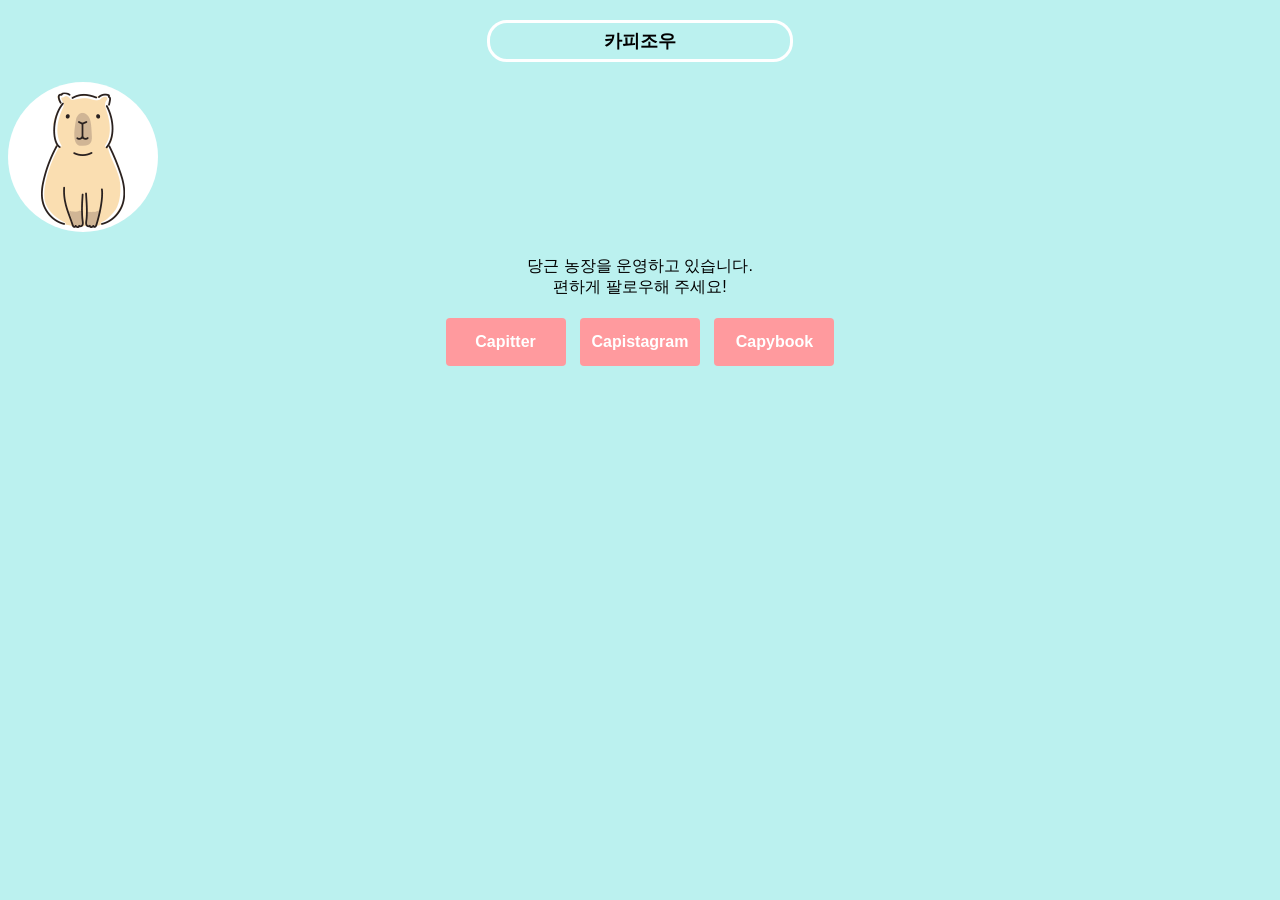
<file: csstest1.html>
<!DOCTYPE html>
<html lang="ko">
<head>
  <meta charset="UTF-8">
  <title>카피조우 소개</title>
  <link rel="stylesheet" href="./css/style1.css">
</head>
<body>

  <h1>카피조우</h1>

  <!-- 이미지는 부모 p태그에 정렬 설정이 없어 기본값인 왼쪽에 위치합니다 -->
  <p>
    <img src="./assets/capyzou.png" alt="카피조우 증명사진">
  </p>

  <!-- 중앙 정렬이 필요한 글자들에만 txt-center 클래스를 넣습니다 -->
  <p class="txt-center">
    당근 농장을 운영하고 있습니다.<br>
    편하게 팔로우해 주세요!
  </p>

  <!-- 수평 메뉴로 만들 리스트입니다 -->
  <ul class="nav txt-center">
    <li><a href="#">Capitter</a></li>
    <li><a href="#">Capistagram</a></li>
    <li><a href="#">Capybook</a></li>
  </ul>

</body>
</html>
</file>
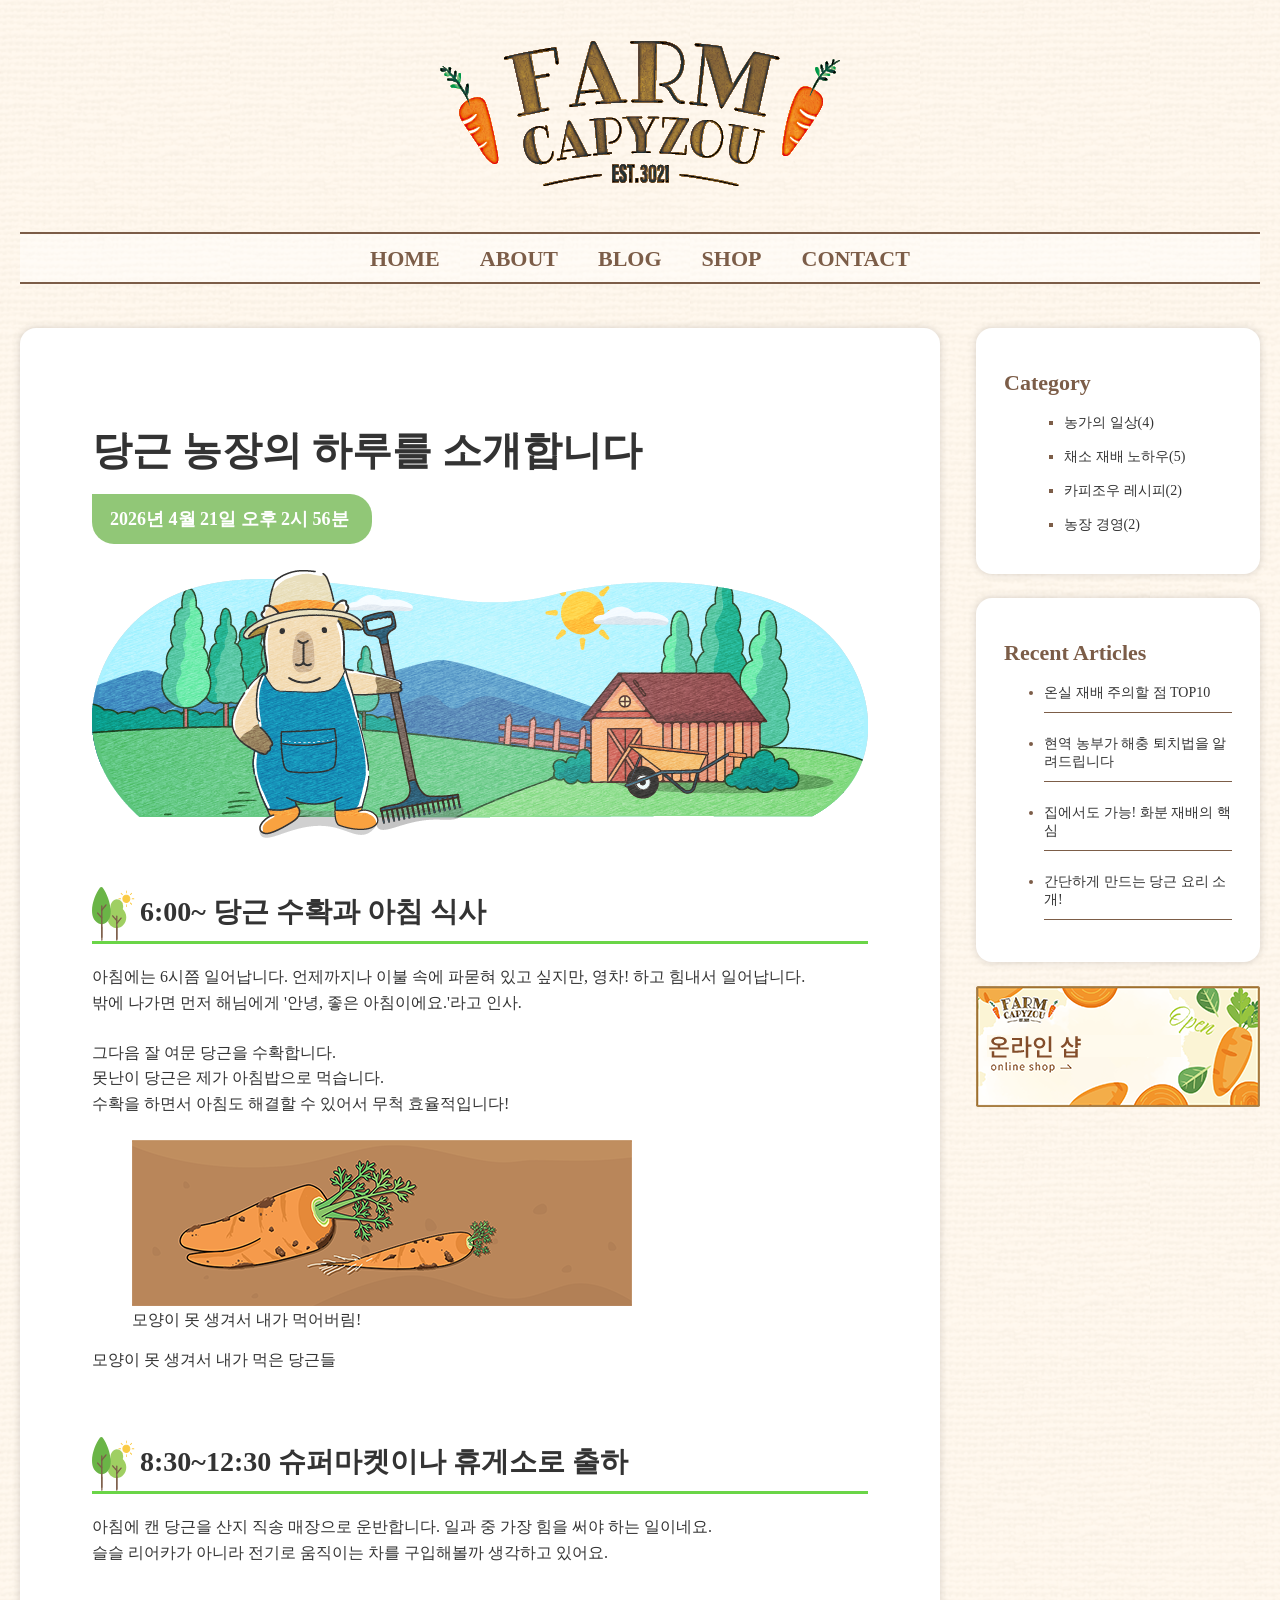
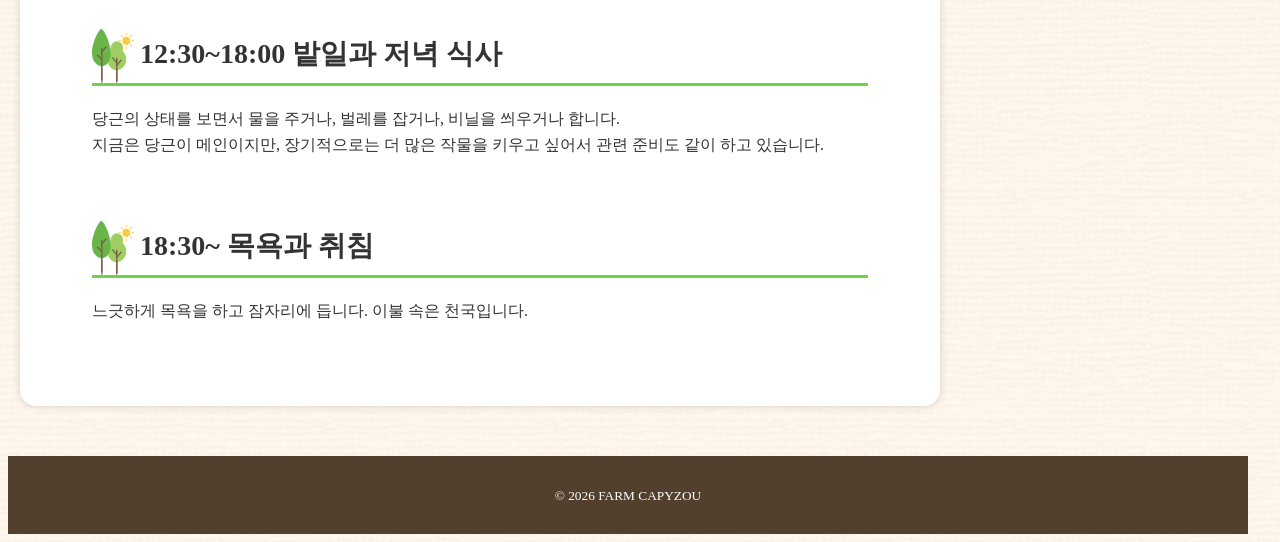
<file: csstest2.html>
<!doctype html>
<html lang="ko">
  <head>
    <meta charset="UTF-8" />
    <link rel="stylesheet" href="./css/style2.css" />
    <title>FARM CAPYZOU</title>
  </head>
  <body>
    <header>
      <h1><img src="./assets/logo (2).png" alt="FARM CAPYZOU" /></h1>
      <nav>
        <ul>
          <li><a href="#">HOME</a></li>
          <li><a href="#">ABOUT</a></li>
          <li><a href="#">BLOG</a></li>
          <li><a href="#">SHOP</a></li>
          <li><a href="#">CONTACT</a></li>
        </ul>
      </nav>
    </header>
    <div>
      <main>
        <article>
          <h2>당근 농장의 하루를 소개합니다</h2>
          <p class="postDate">
            <time datetime="2026-04-21T14:56">
              2026년 4월 21일 오후 2시 56분
            </time>
          </p>
          <p class="eyecatch">
            <img
              src="./assets/eyecatch (2).png"
              alt="농원에 있는 카피조우 그림"
            />
          </p>
          <section>
            <h3>6:00~ 당근 수확과 아침 식사</h3>
            <p>
              아침에는 6시쯤 일어납니다. 언제까지나 이불 속에 파묻혀 있고
              싶지만, 영차! 하고 힘내서 일어납니다.<br />밖에 나가면 먼저
              해님에게 '안녕, 좋은 아침이에요.'라고 인사.
            </p>
            <p>
              그다음 잘 여문 당근을 수확합니다.<br />
              못난이 당근은 제가 아침밥으로 먹습니다.<br />
              수확을 하면서 아침도 해결할 수 있어서 무척 효율적입니다!<br />
            </p>
            <figure>
              <img src="./assets/carrots.png" alt="못난이 당근 그림" />
              <figcaption>모양이 못 생겨서 내가 먹어버림!</figcaption>
            </figure>
            <p>모양이 못 생겨서 내가 먹은 당근들</p>
          </section>
          <section>
            <h3>8:30~12:30 슈퍼마켓이나 휴게소로 출하</h3>
            <p>
              아침에 캔 당근을 산지 직송 매장으로 운반합니다. 일과 중 가장 힘을
              써야 하는 일이네요.<br />슬슬 리어카가 아니라 전기로 움직이는 차를
              구입해볼까 생각하고 있어요.
            </p>
          </section>
          <section>
            <h3>12:30~18:00 밭일과 저녁 식사</h3>
            <p>
              당근의 상태를 보면서 물을 주거나, 벌레를 잡거나, 비닐을 씌우거나
              합니다.<br />지금은 당근이 메인이지만, 장기적으로는 더 많은 작물을
              키우고 싶어서 관련 준비도 같이 하고 있습니다.
            </p>
          </section>
          <section>
            <h3>18:30~ 목욕과 취침</h3>
            <p>느긋하게 목욕을 하고 잠자리에 듭니다. 이불 속은 천국입니다.</p>
          </section>
        </article>
      </main>
      <aside>
        <nav class="categoryNav">
          <h2>Category</h2>
          <ul>
            <li><a href="#">농가의 일상(4)</a></li>
            <li><a href="#">채소 재배 노하우(5)</a></li>
            <li><a href="#">카피조우 레시피(2)</a></li>
            <li><a href="#">농장 경영(2)</a></li>
          </ul>
        </nav>
        <nav class="recentNav">
          <h2>Recent Articles</h2>
          <ul>
            <li><a href="#">온실 재배 주의할 점 TOP10</a></li>
            <li><a href="#">현역 농부가 해충 퇴치법을 알려드립니다</a></li>
            <li><a href="#">집에서도 가능! 화분 재배의 핵심</a></li>
            <li><a href="#">간단하게 만드는 당근 요리 소개!</a></li>
            <li>
              <a href="#"
                >농사지어서 먹고살 수 있을까? 제일 궁금해하는 연 수입 대공개</a
              >
            </li>
            <li><a href="#">안녕하세요. FARM CAPYZOU입니다.</a></li>
          </ul>
        </nav>
        <p>
          <a href="#"
            ><img src="./assets/side_banner.png" alt="온라인 샵 배너"
          /></a>
        </p>
      </aside>
    </div>
    <footer>
      <p><small>© 2026 FARM CAPYZOU</small></p>
    </footer>
  </body>
</html>
</file>
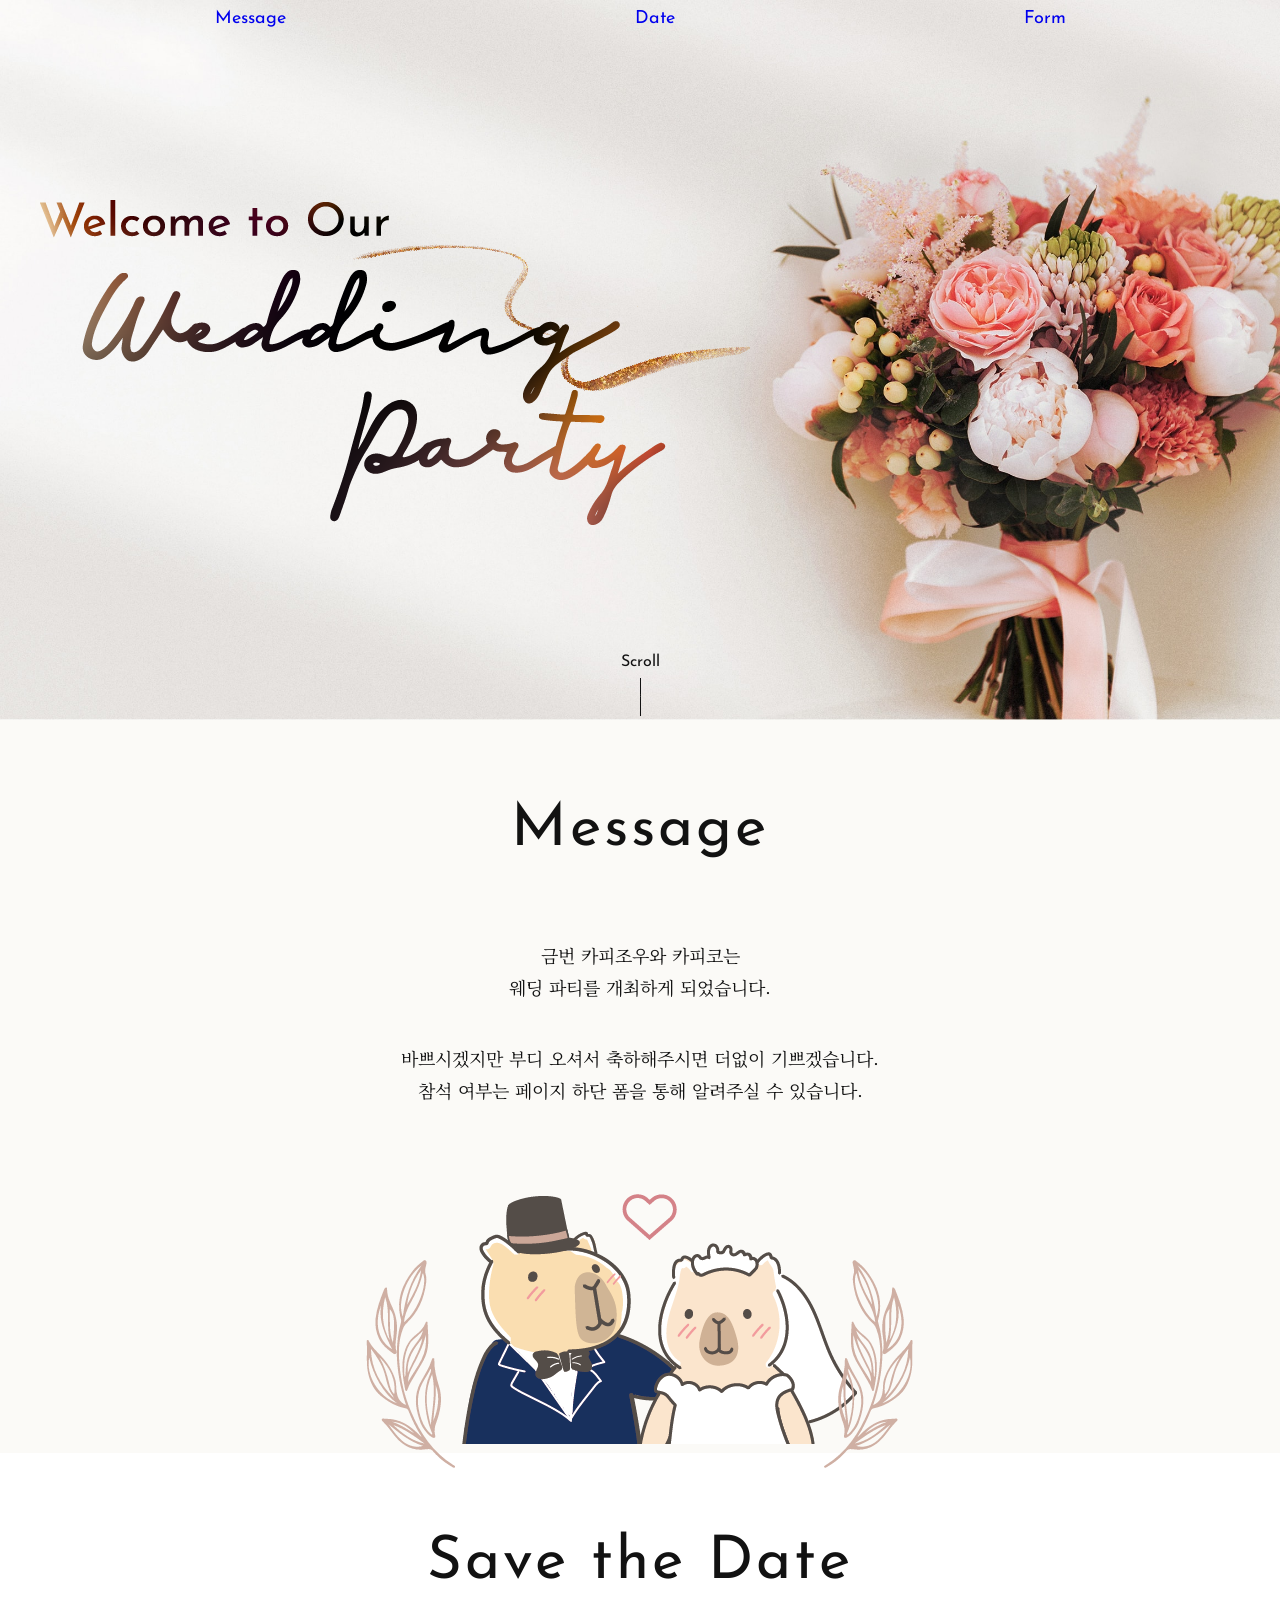
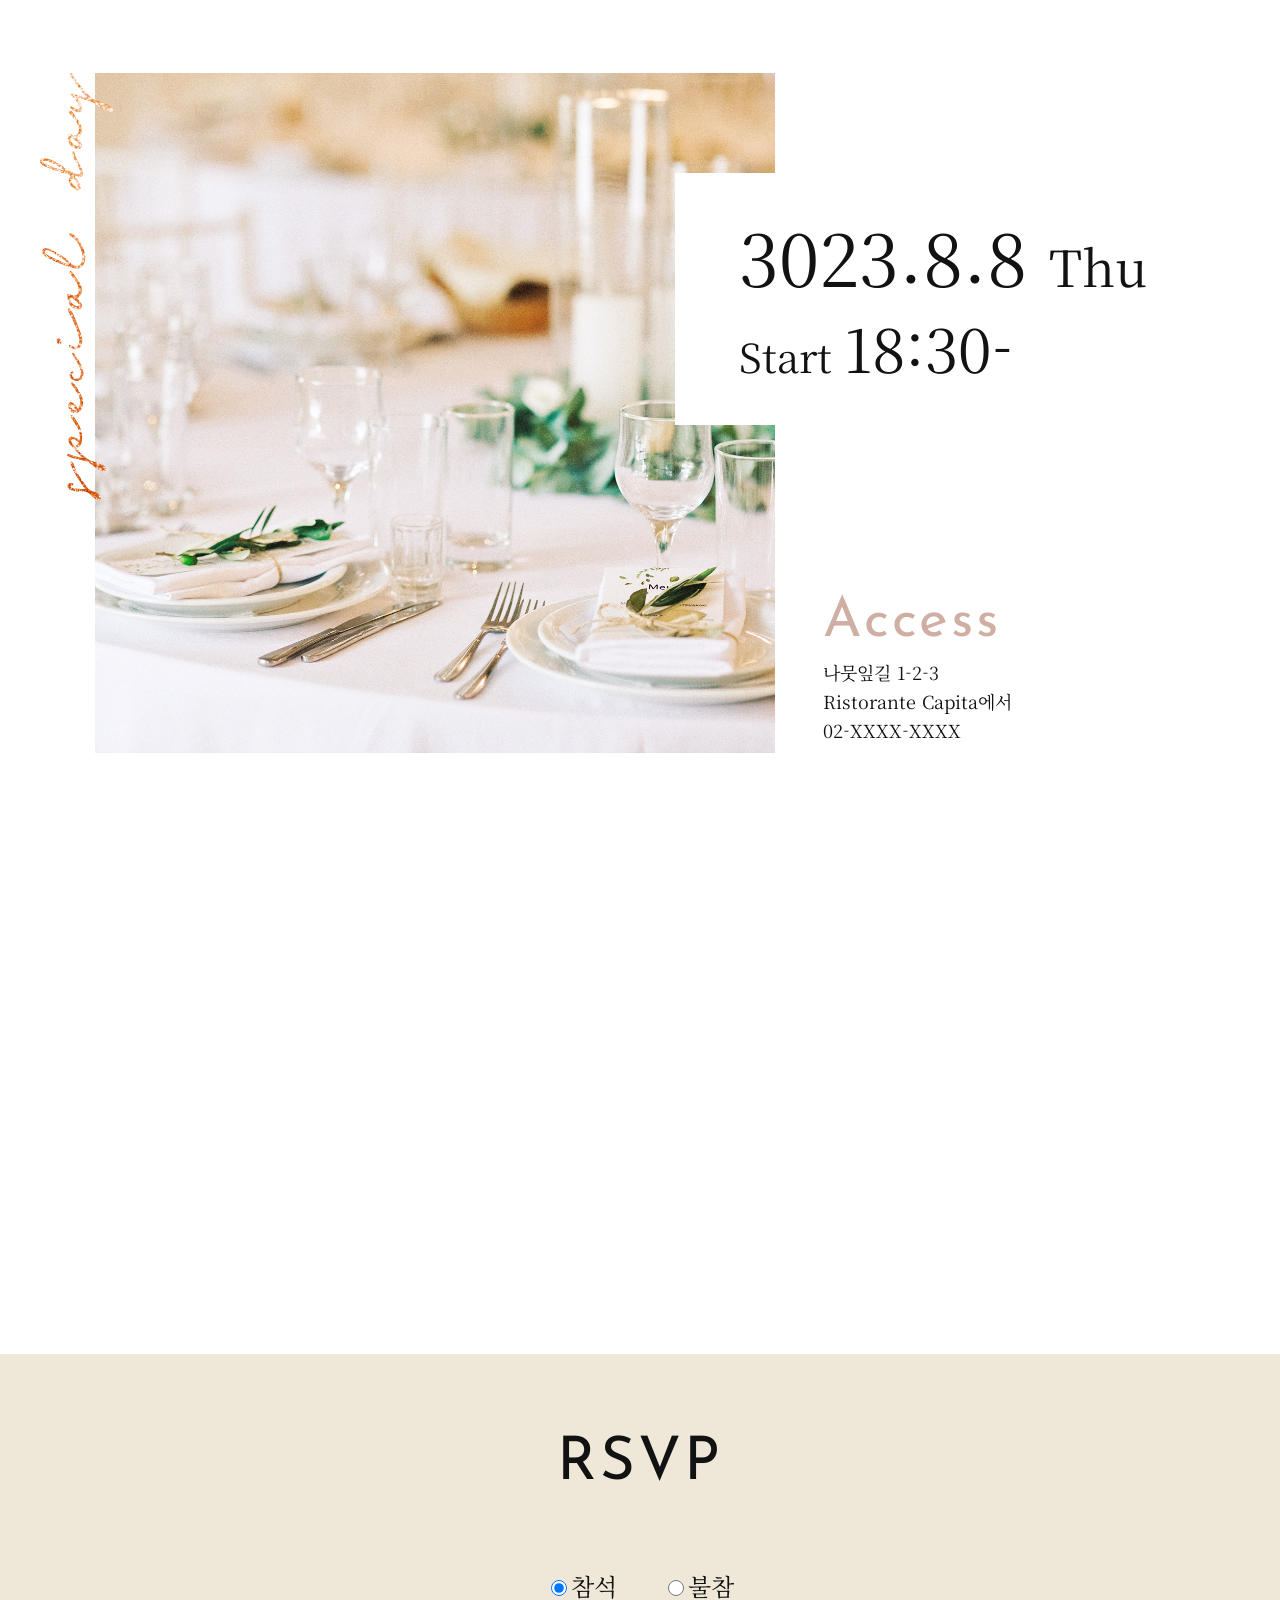
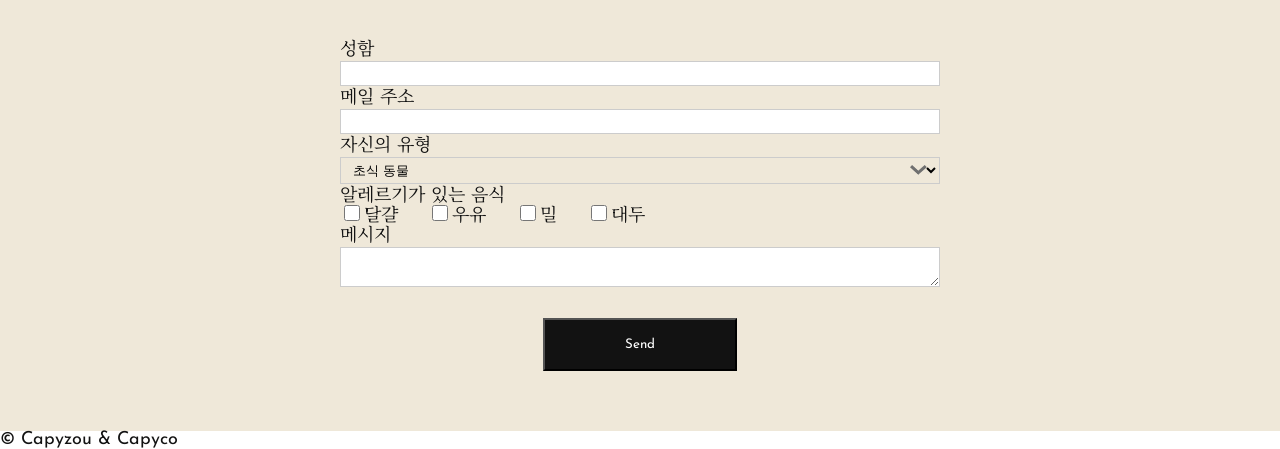
<file: csstest3-1.html>
<!doctype html>
<html lang="ko">
  <head>
    <meta charset="UTF-8" />
    <link rel="stylesheet" href="./css/reset.css" />
    <link rel="preconnect" href="https://fonts.googleapis.com" />
    <link rel="preconnect" href="https://fonts.gstatic.com" crossorigin />
    <link
      href="https://fonts.googleapis.com/css2?family=Josefin+Sans&family=Noto+Serif+KR&display=swap"
      rel="stylesheet"
    />
    <link rel="stylesheet" href="./css/style3-1.css" />
    <!-- ←여러분의 작업 파일에는 css/style.css가 들어갑니다 -->
    <title>Wedding Party Invitation</title>
  </head>
  <body>
    <header>
      <div class="innerWrap">
        <h1>
          <img
            src="./assets/hero_text.png"
            alt="Welcome to Our Wedding Party"
          />
        </h1>
        <nav>
          <ul class="ffJosefin">
            <li><a href="#msgArea">Message</a></li>
            <li><a href="#dateArea">Date</a></li>
            <li><a href="#formArea">Form</a></li>
          </ul>
        </nav>
        <p class="scroll ffJosefin">
          Scroll<br /><img src="./assets/bar.png" alt="" />
        </p>
      </div>
    </header>
    <main>
      <section class="msgSec" id="msgArea">
        <div class="innerWrap">
          <h2 class="ffJosefin">Message</h2>
          <p>
            금번 카피조우와 카피코는<br />
            웨딩 파티를 개최하게 되었습니다.<br />
          </p>
          <p>
            바쁘시겠지만 부디 오셔서 축하해주시면 더없이 기쁘겠습니다.<br />
            참석 여부는 페이지 하단 폼을 통해 알려주실 수 있습니다.<br />
          </p>
          <p class="illust">
            <img src="./assets/message_img.png" alt="카피조우와 카피코" />
          </p>
        </div>
      </section>
      <section class="dateSec" id="dateArea">
        <div class="innerWrap">
          <h2 class="ffJosefin">Save the Date</h2>
          <div class="layoutWrap">
            <p><img src="./assets/date_img.jpg" alt="" /></p>
            <div>
              <p class="dateDetailSec">
                3023.8.8 <span class="word1"> Thu </span><br />
                <span class="word2"> Start </span>
                <span class="word3"> 18:30- </span>
              </p>
              <section class="accessSec">
                <h3 class="ffJosefin">Access</h3>
                <p>
                  나뭇잎길 1-2-3<br />
                  Ristorante Capita에서<br />
                  02-XXXX-XXXX<br />
                </p>
              </section>
            </div>
          </div>
        </div>
      </section>
      <section class="formSec" id="formArea">
        <div class="innerWrap">
          <h2 class="ffJosefin">RSVP</h2>
          <form action="" method="">
            <p class="attendRadio">
              <label
                ><input
                  type="radio"
                  name="attend"
                  value="참석"
                  checked="checked"
                />참석</label
              >
              <label
                ><input type="radio" name="attend" value="불참" />불참</label
              >
            </p>
            <p>성함<input type="text" name="user_name" /></p>
            <p>메일 주소<input type="email" name="user_mail" /></p>
            <p>
              자신의 유형
              <select name="user_type">
                <option value="초식 동물">초식 동물</option>
                <option value="육식 동물">육식 동물</option>
                <option value="인간">인간</option>
              </select>
            </p>
            <p class="allergyCheck">
              알레르기가 있는 음식<br />
              <label
                ><input
                  type="checkbox"
                  name="allergy"
                  value="달걀"
                />달걀</label
              >
              <label
                ><input
                  type="checkbox"
                  name="allergy"
                  value="우유"
                />우유</label
              >
              <label
                ><input type="checkbox" name="allergy" value="밀" />밀</label
              >
              <label
                ><input
                  type="checkbox"
                  name="allergy"
                  value="대두"
                />대두</label
              >
            </p>
            <p>
              메시지
              <textarea name="message"></textarea>
            </p>
            <p class="submitBtn">
              <input type="submit" value="Send" class="ffJosefin" />
            </p>
          </form>
        </div>
      </section>
    </main>
    <footer class="ffJosefin">
      <p><small>© Capyzou & Capyco</small></p>
    </footer>
  </body>
</html>
</file>
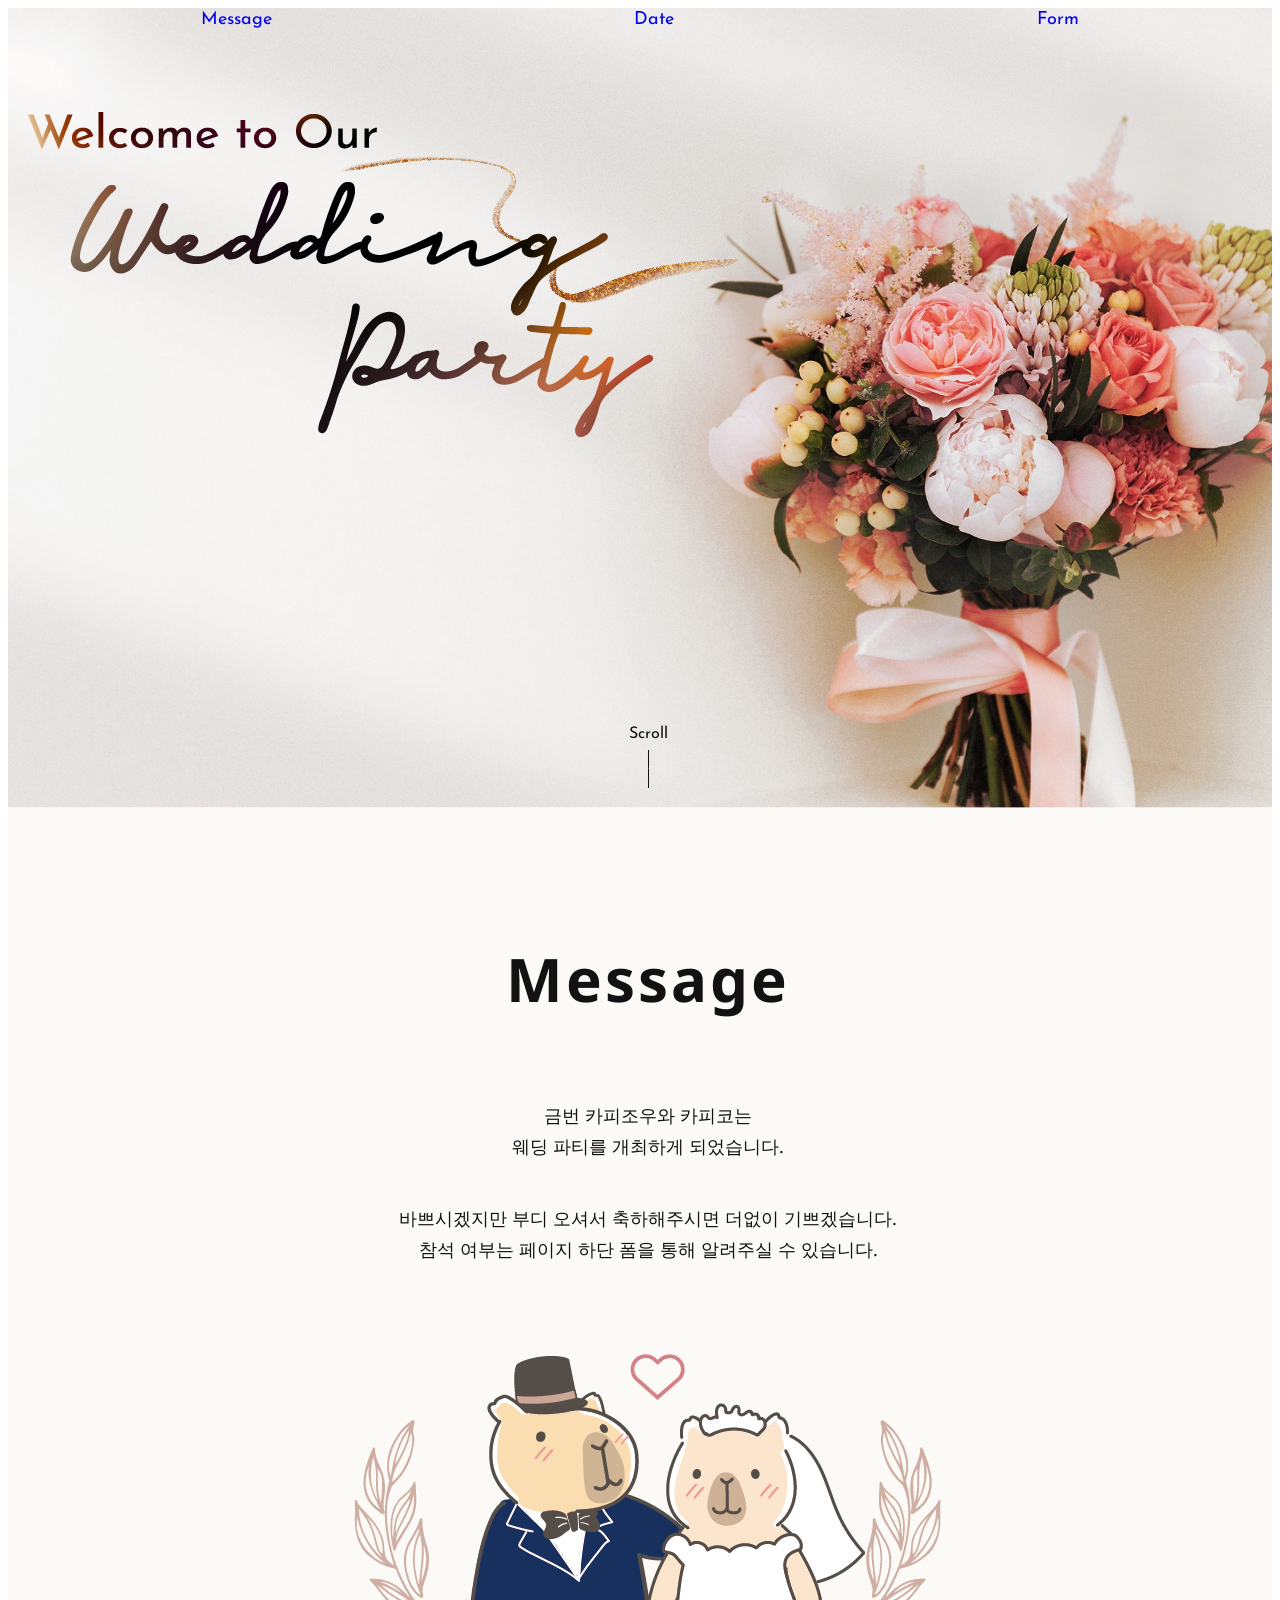
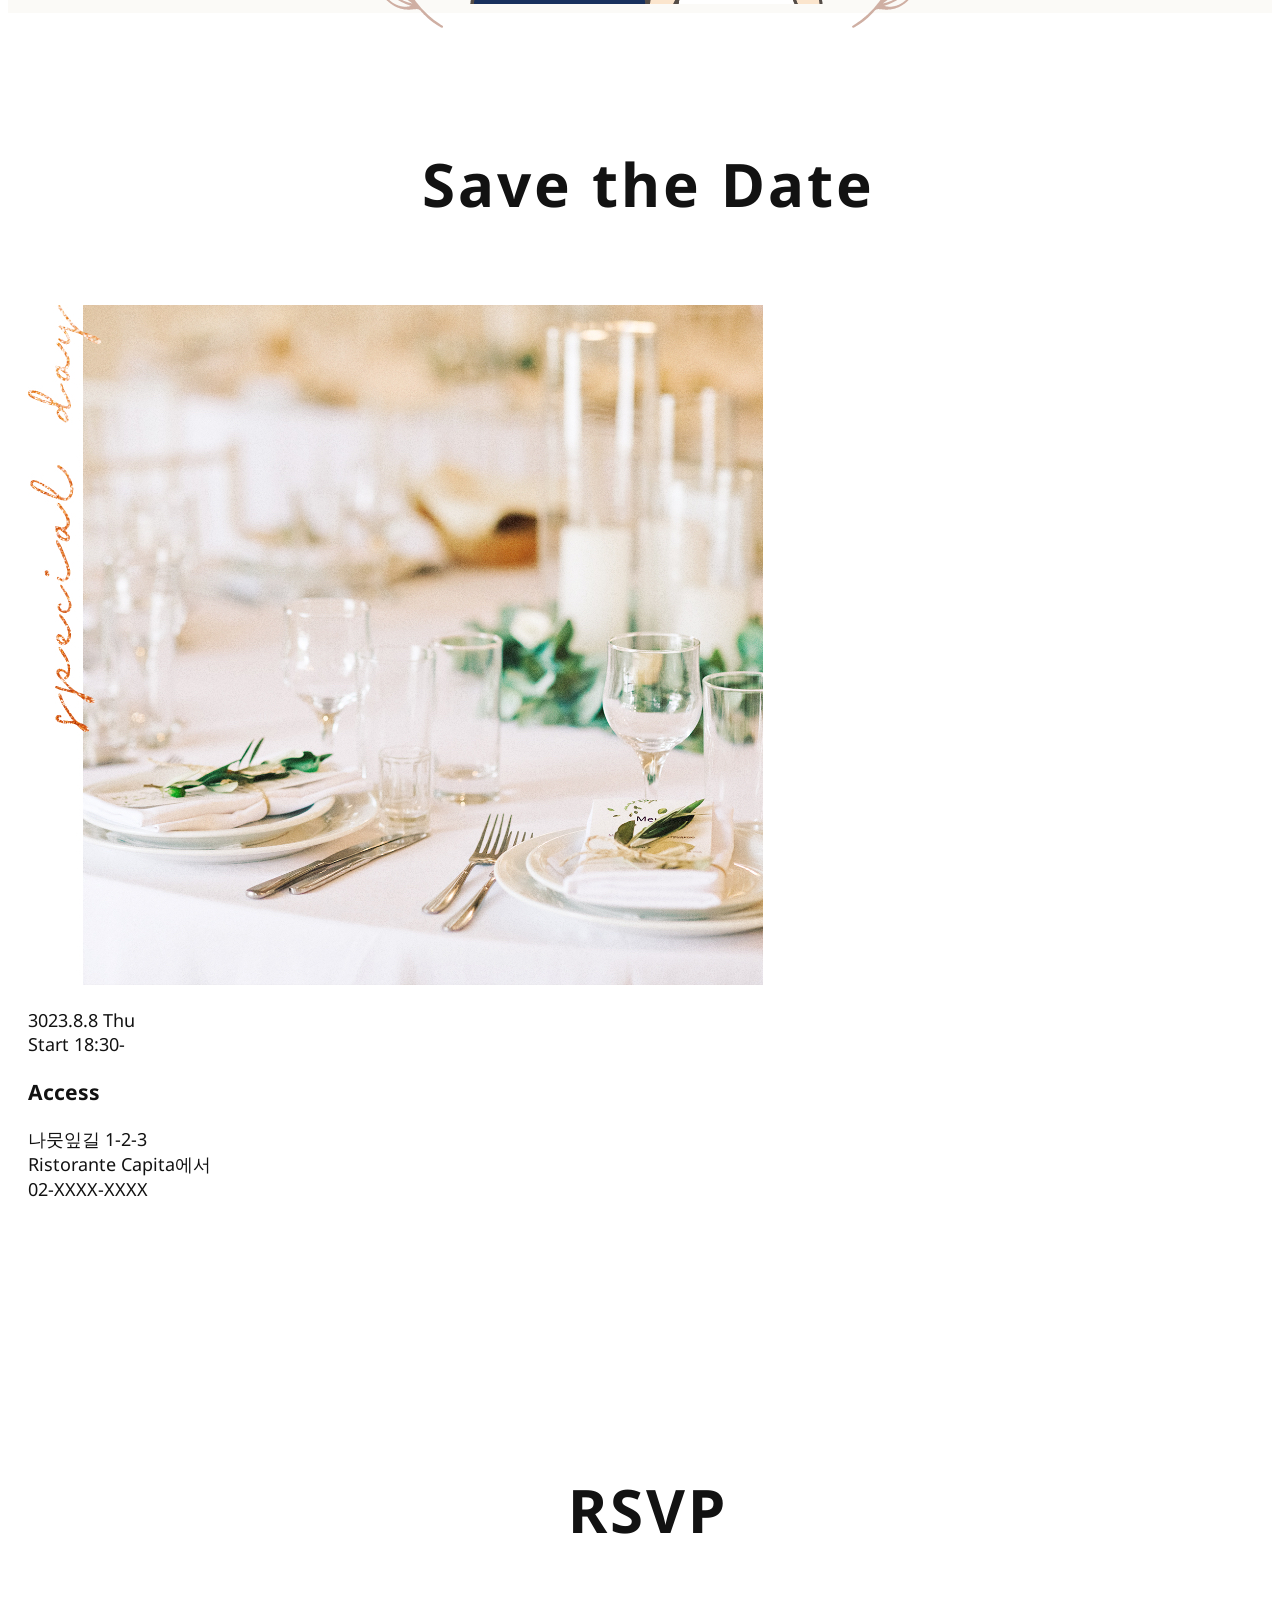
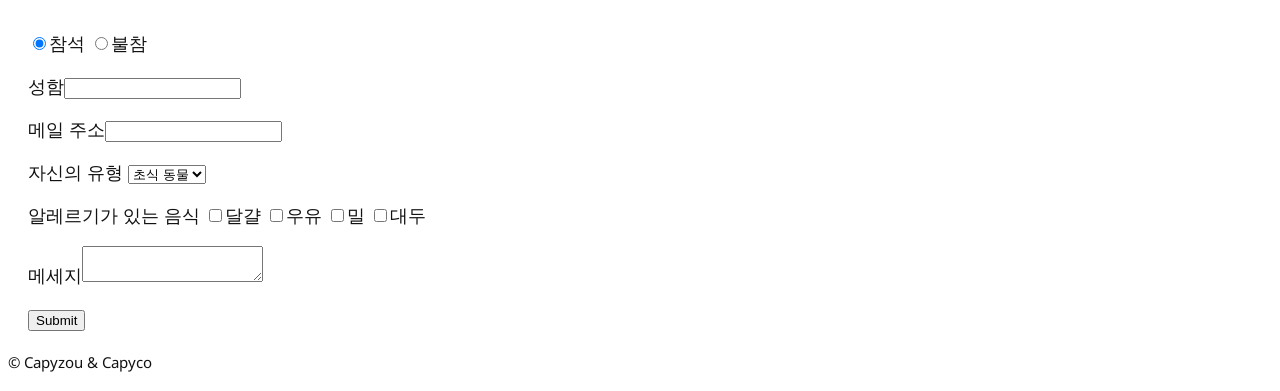
<file: csstest3.html>
<!doctype html>
<html lang="ko">
  <head>
    <meta charset="UTF-8" />
    <link rel="stylesheet" href="./css/style3.css" />
    <title>Wedding Party Invitation</title>
  </head>
  <body>
    <header>
      <div class="innerWrap">
        <h1>
          <img
            src="./assets/hero_text.png"
            alt="Welcome to Our Wedding Party"
          />
        </h1>
        <nav>
          <ul class="ffJosefin">
            <li><a href="#msgArea">Message</a></li>
            <li><a href="#dateArea">Date</a></li>
            <li><a href="#formArea">Form</a></li>
          </ul>
        </nav>
        <p class="ffJosefin scroll">
          Scroll<br /><img src="./assets/bar.png" alt="" />
        </p>
      </div>
    </header>
    <main>
      <section class="msgSec" id="msgArea">
        <div class="innerWrap">
          <h2>Message</h2>
          <p>
            금번 카피조우와 카피코는<br />
            웨딩 파티를 개최하게 되었습니다.<br />
          </p>
          <p>
            바쁘시겠지만 부디 오셔서 축하해주시면 더없이 기쁘겠습니다.<br />
            참석 여부는 페이지 하단 폼을 통해 알려주실 수 있습니다.<br />
          </p>
          <p class="illust">
            <img src="./assets/message_img.png" alt="카피조우와 카피코" />
          </p>
        </div>
      </section>
      <section class="dateSec" id="dateArea">
        <div class="innerWrap">
          <h2>Save the Date</h2>
          <p><img src="./assets/date_img.jpg" alt="" /></p>
          <div class="layoutWrap">
            <p>
              3023.8.8 Thu<br />
              Start 18:30-
            </p>
            <section>
              <h3>Access</h3>
              <p>
                나뭇잎길 1-2-3<br />
                Ristorante Capita에서<br />
                02-XXXX-XXXX<br />
              </p>
            </section>
          </div>
        </div>
      </section>
      <section class="formSec" id="formArea">
        <div class="innerWrap">
          <h2>RSVP</h2>
          <form action="">
            <p>
              <input
                type="radio"
                name="attend"
                value="참석"
                checked="checked"
              />참석 <input type="radio" name="attend" value="불참" />불참
            </p>
            <p>성함<input type="text" name="user_name" /></p>
            <p>메일 주소<input type="email" name="user_email" /></p>
            <p>
              자신의 유형
              <select name="user_type">
                <option value="초식 동물">초식 동물</option>
                <option value="육식 동물">육식 동물</option>
                <option value="인간">인간</option>
              </select>
            </p>
            <p>
              알레르기가 있는 음식
              <input type="checkbox" name="allergy" value="달걀" />달걀
              <input type="checkbox" name="allergy" value="우유" />우유
              <input type="checkbox" name="allergy" value="밀" />밀
              <input type="checkbox" name="allergy" value="대두" />대두
            </p>
            <p>메세지<textarea name="message"></textarea></p>
            <p><input type="submit" name="Send" /></p>
          </form>
        </div>
      </section>
    </main>
    <footer>
      <p><small>© Capyzou & Capyco</small></p>
    </footer>
  </body>
</html>
</file>
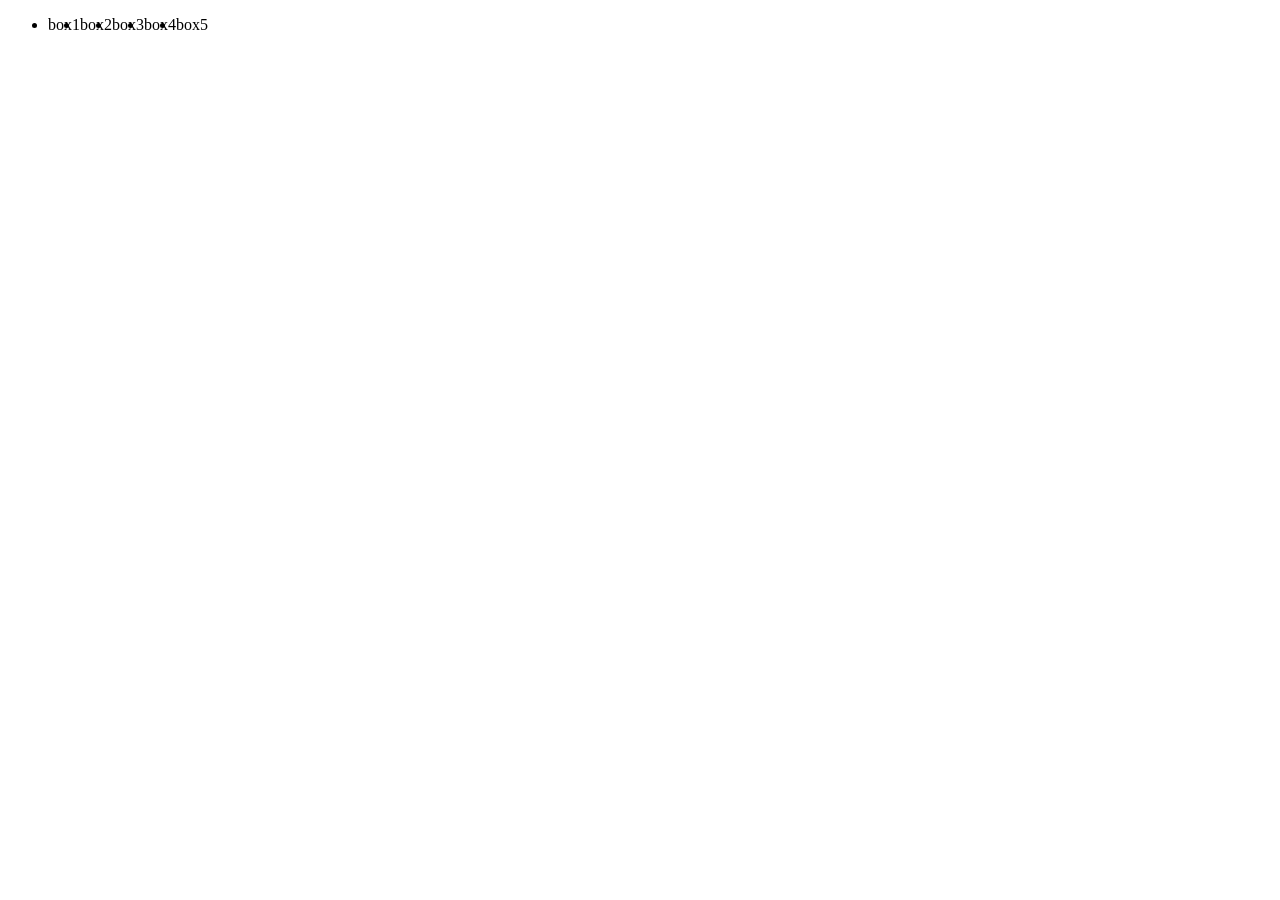
<file: csstestbox.html>
<!doctype html>
<html lang="ko">
  <head>
    <meta charset="UTF-8" />
    <meta name="viewport" content="width=device-width, initial-scale=1.0" />
    <title>Document</title>
    <style>
      ul {
        display: flex;
      }
    </style>
  </head>
  <body>
    <ul>
      <li>box1</li>
      <li>box2</li>
      <li>box3</li>
      <li>box4</li>
      <li>box5</li>
    </ul>
  </body>
</html>
</file>
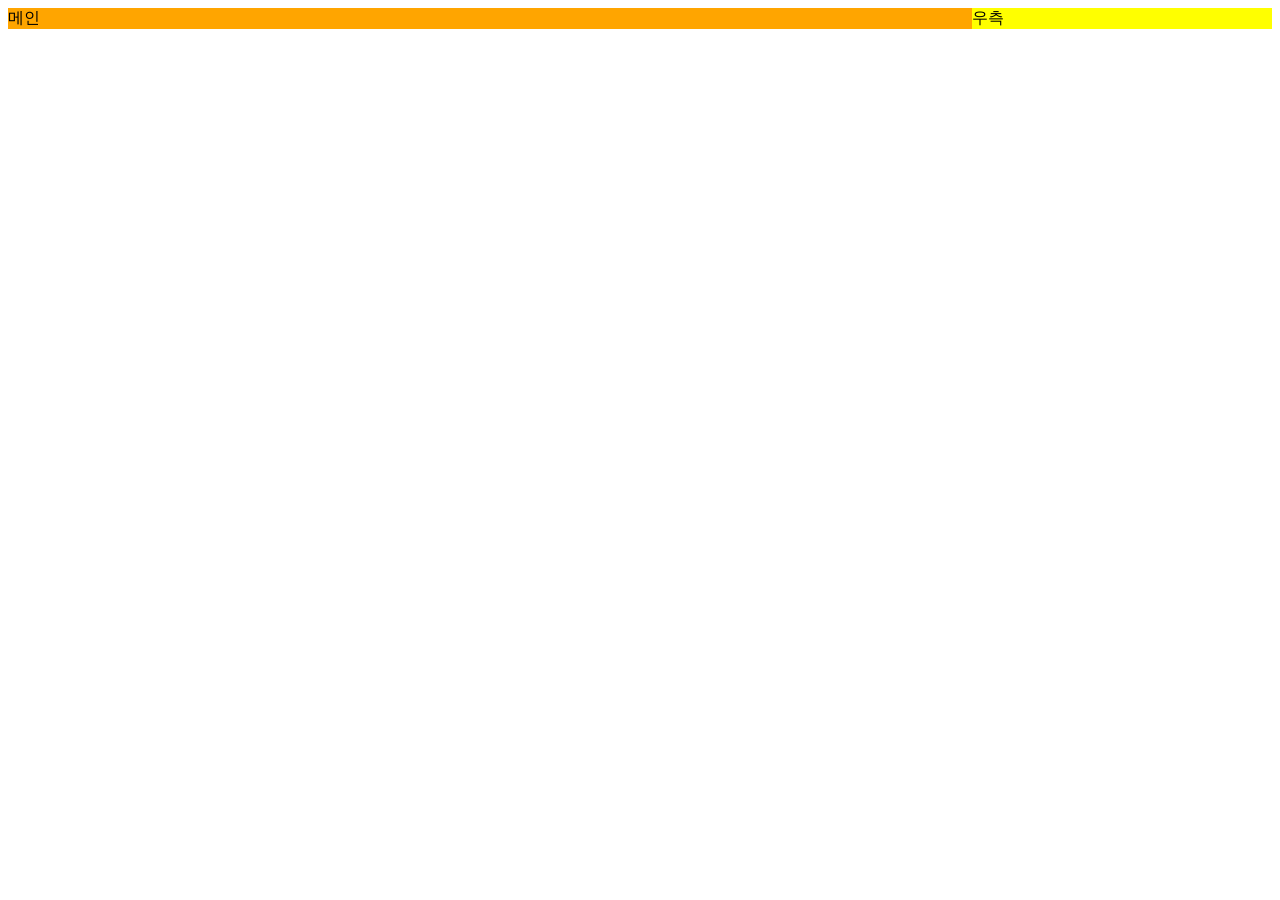
<file: flex-basis test.html>
<!doctype html>
<html lang="ko">
  <head>
    <meta charset="UTF-8" />
    <meta name="viewport" content="width=device-width, initial-scale=1.0" />
    <style>
      .container {
        display: flex;
      }
      .content {
        flex-basis: 920px;
        background-color: orange;
        flex-grow: 1;
      }
      .sidebar {
        flex-basis: 300px;
        background-color: yellow;
      }
    </style>
    <title>flex-basis test</title>
  </head>
  <body>
    <div class="container">
      <main class="content">메인</main>
      <aside class="sidebar">우측</aside>
    </div>
  </body>
</html>
</file>
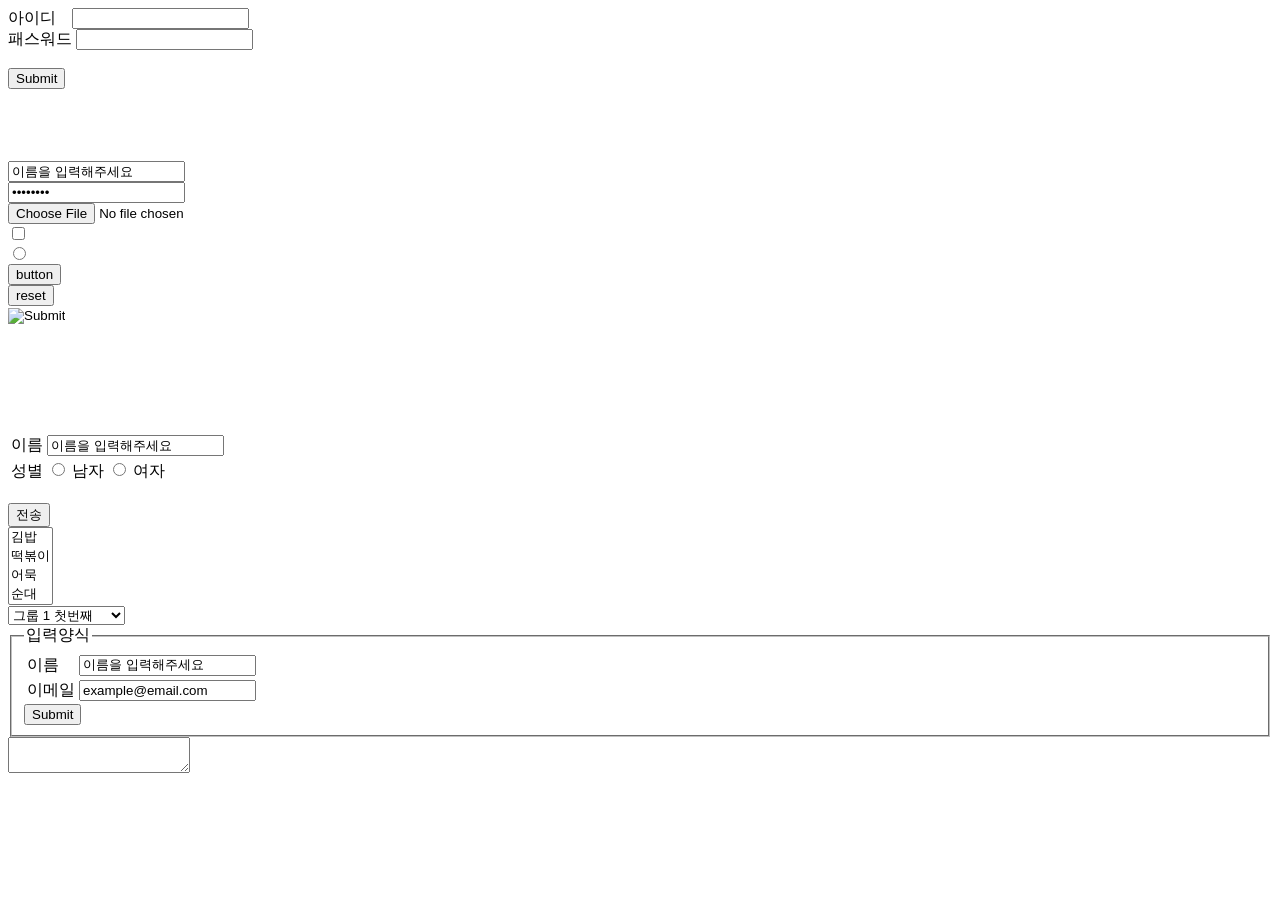
<file: form.html>
<!doctype html>
<html lang="ko">
  <head>
    <meta charset="UTF-8" />
    <meta name="viewport" content="width=device-width, initial-scale=1.0" />
    <title>tast</title>
  </head>

  <body>
    <form action="#">
      아이디&nbsp;&nbsp;&nbsp;&nbsp;<input type="text" name="ID" />
      <br />패스워드 <input type="text" name="pass" />
      <br />
      <br />
      <input type="submit" />
    </form>
    <br /><br /><br /><br />

    <form action="#">
      <input
        type="text"
        id="username"
        name="username"
        value="이름을 입력해주세요"
      /><br />
      <input type="password" name="password" value="password" /><br />
      <input type="file" name="file" value="file" /><br />
      <input type="checkbox" name="checkbox" value="checkbox" /><br />
      <input type="radio" name="radio" value="radio" /><br />

      <input type="button" name="button" value="button" /><br />
      <input type="reset" name="reset" value="reset" /><br />
      <input type="image" src="https://placehold.co/600x400" /><br />
      <br /><br /><br />
    </form>
    <br /><br /><br />

    <form action="#">
      <table>
        <tr>
          <td><label for="username">이름</label></td>
          <td>
            <input
              type="text"
              id="username"
              name="username"
              value="이름을 입력해주세요"
            />
          </td>
        </tr>
        <tr>
          <td>성별</td>
          <td>
            <input type="radio" value="m" name="gender" />
            <label for="">남자</label>
            <input type="radio" value="W" name="gender" />
            <label for="">여자</label>
          </td>
        </tr>
      </table>
      <br />
      <input type="submit" value="전송" />
    </form>

    <form>
      <select multiple="multiple">
        <option value="">김밥</option>
        <option value="">떡볶이</option>
        <option value="">어묵</option>
        <option value="">순대</option>
      </select>
    </form>

    <form action="">
      <select name="" id="">
        <optgroup label="ABC">
          <option value="">그룹 1 첫번째</option>
          <option value="">그룹 1 두번째</option>
          <option value="">그룹 1 세번째</option>
        </optgroup>
        <optgroup label="DEF">
          <option value="">그룹 2 첫번째</option>
          <option value="">그룹 2 두번째</option>
        </optgroup>
      </select>
    </form>

    <form>
      <fieldset>
        <legend>입력양식</legend>
        <table>
          <tr>
            <td><label for="name">이름</label></td>
            <td>
              <input
                type="text"
                id="username"
                name="username"
                value="이름을 입력해주세요"
              />
            </td>
          </tr>
          <tr>
            <td><label for="name">이메일</label></td>
            <td>
              <input
                type="email"
                id="user_email"
                name="user_email"
                value="example@email.com"
              />
            </td>
          </tr>
        </table>
        <input type="submit" />
      </fieldset>
    </form>

    <form action="">
      <textarea name="" id=""></textarea>
    </form>
  </body>
</html>

<!-- form 폼, action="" 입력된걸보내는경로""  -->
<!-- input 입력, name"" 이름""(개발자가 구별하기 위해서)-->
<!-- get 검색했을때 입력한게 주소입력란에 보이는것(검색 등), post 입력한게 주소입력란에 안보이는거(로그인&개인정보)  -->
<!-- value 보내주는 값 -->
<!-- type="" 경로"", text 글자, submit 전송&보내기, 선택할때 체크박스냐 선택박스냐 checkbox □▣□▣ radio ○○◎○ -->
<!-- https://placehold.co/600x400 /placehold 미리만들어진틀, 600x400 사이즈 -->
<!-- <label for="username">이름</label></td> 보여주기위한 안내문 -->
<!-- id= 위치이름설정 -->
<!-- (ex <input type="radio" name="attend" value="참석" checked="checked"/>참석)
  checked="checked" 이것은 웹페이지 열면 항상 참석에 체크되어 있음, 사용자가 편한 옵션 -->
</file>
<file: css/style1.css>
@charset "UTF-8";

/* 배경과 기본 글꼴 */
body {
  background-color: #bbf1ef;
  font-family: 'Verdana', 'Apple SD Gothic Neo', 'NanumGothic', sans-serif;
}

/* 제목 스타일 (중앙 정렬) */
h1 {
  font-size: 18px;
  border: 3px solid #ffffff;
  border-radius: 20px;
  padding: 6px 0;
  margin: 20px auto;
  width: 300px;
  text-align: center;
}

/* 아래 여백 공통 설정 */
p, ul {
  margin-bottom: 20px;
}

/* 중앙 정렬 전용 이름표 */
.txt-center {
  text-align: center;
}

/* 이미지 스타일 (동그랗게) */
img {
  border-radius: 50%;
}

/* 리스트 기본 점 제거 및 메뉴 너비 설정 */
.nav {
  list-style: none; /* ul 기호를 없애기 위함 */
  padding: 0;
}

/* [핵심] li 태그를 수평(가로)으로 나열하기 */
.nav li {
  display: inline-block; /* 한 줄에 나란히 서게 함 */
  width: 120px;          /* 각 버튼의 가로 크기 */
  margin: 0 5px;         /* 버튼 사이의 좌우 간격 */
}

/* 버튼(링크) 스타일 */
a {
  background-color: #ff9a9e;
  display: block;        /* 버튼 전체에 클릭 영역 적용 */
  padding: 15px 0;
  border-radius: 4px;
  color: #ffffff;
  font-weight: bold;
  text-decoration: none; /* 밑줄 제거 */
}
</file>
<file: css/style2.css>
@charset "utf-8";
* {
  box-sizing: border-box;
}

body {
  background-image: url(../assets/bg.png);
  font-size: 16px;
  color: #333333;
}

header {
  width: 1240px;
  margin: 0 auto 44px;
}

h1 {
  text-align: center;
  padding: 20px 0px 16px;
}

/* 헤더 안에 있는 nav 안에 있는 ul */
header nav ul {
  display: flex;
  justify-content: center;
  border-top: 2px solid #7c5d48;
  border-bottom: 2px solid #7c5d48;
  background-color: rgba(255, 255, 255, 0.42);
  padding: 12px 0px 10px;
  list-style: none;
}

/* 헤더 안에 있는 nav 안에 있는 ul 안에 있는 li*/
header nav ul li {
  margin: 0 20px;
}

/* 헤더 안에 있는 nav 안에 있는 ul 안에 있는 li 안에 있는 a*/
header nav ul li a {
  font-size: 22px;
  font-weight: bold;
  color: #7c5d48;
  text-decoration: none;
}

header nav ul li a:hover {
  text-decoration: underline double #ed7a92 2px;
}

div {
  width: 1240px;
  margin: 0 auto 50px;
  display: flex;
  justify-content: space-between;
}

main {
  flex-basis: 920px;
  background-color: #ffffff;
  border-radius: 16px;
  padding: 62px 72px 32px 72px;
  box-shadow: 0px 0px 8px rgba(0, 0, 0, 0.16);
}

aside {
  flex-basis: 284px;
}

/* aside 안에 nav */
aside nav {
  border-radius: 16px;
  background-color: #ffffff;
  box-shadow: 0px 0px 8px rgba(0, 0, 0, 0.16);
  padding: 24px 28px;
  margin-bottom: 24px;
}

/* aside 안에 nav 안에 h2*/
aside nav h2 {
  margin-bottom: 18px;
  font-size: 22px;
  font-weight: bold;
  color: #7c5d48;
}

aside nav ul {
  font-size: 14px;
}

.categoryNav ul li {
  list-style-type: square;
  color: #7c5d48;
  margin: 0 0 16px 20px;
}

.categoryNav ul li a {
  color: #333333;
}

.recentNav ul li {
  border-bottom: 1px solid #7c5d48;
  color: #7c5d48;
  padding-bottom: 10px;
  margin-bottom: 22px;
}

.recentNav ul li a {
  color: #333333;
}

a {
  text-decoration: none;
}

.recentNav ul {
  height: 240px;
  overflow: hidden scroll;
}

article h2 {
  font-size: 40px;
  font-weight: 500px;
  margin-bottom: 8px;
}

time {
  background-color: #91c777;
  border-radius: 0px 22px 22px 22px;
  font-size: 18px;
  font-weight: bold;
  color: #ffffff;
  padding: 11px 23px 10px 18px;
  display: inline-block;
}
/* display: inline-block;을 설정하면
위아래 약간의 padding이 자동으로 설정된다
문구를 늘려도 박스도 같이 늘어난다(?) */

.postDate {
  margin-bottom: 26px;
}

.eyecatch {
  margin-bottom: 26px;
}

article h3 {
  border-bottom: 3px solid #6ad547;
  margin-bottom: 20px;
  font-size: 28px;
  font-weight: 600;
  background-image: url(../assets/h2_icon.png);
  background-repeat: no-repeat;
  background-position: left bottom;
  padding: 20px 10px 10px 48px;
}

article p {
  line-height: 1.6;
  margin-bottom: 24px;
}

article section {
  margin-bottom: 50px;
}

footer {
  background-color: #523f2e;
  color: #ffffff;
  text-align: center;
  padding: 14px;10px 20xp;
  width: 1240px;
  justify-self: center;
}
</file>
<file: css/style3-1.css>
@charset "utf-8";
* {
  box-sizing: border-box;
}
body {
  font-family: "Noto Serif KR", serif;
  font-size: 18px;
  color: #121212;
}
.ffJosefin {
  font-family: "Josefin Sans", sans-serif;
}
.ffJosefin a {
  text-decoration: none;
}
.innerWrap {
  width: 1240px;
  margin: 0 auto;
  padding: 80px 20px 0;
}
main h2 {
  text-align: center;
  font-size: 60px;
  letter-spacing: 0.05em;
  margin-bottom: 80px;
}
header {
  background: url(../assets/hero.jpg) no-repeat right center/cover;
}
header .innerWrap {
  height: 720px;
  position: relative;
}
header h1 {
  padding-top: 120px;
}
header .scroll {
  position: absolute;
  left: 0;
  bottom: 0;
  width: 100%;
  text-align: center;
  font-size: 16px;
}
header .scroll img {
  margin-top: 8px;
}
header nav {
  position: fixed;
  top: 0;
  left: 0;
  width: 100%;
  z-index: 100;
}
header nav ul {
  display: flex;
  justify-content: space-around;
  width: 1240px;
  margin: 0 auto;
  padding: 10px 20px;
}
header nav ul li a:hover {
  text-decoration: underline;
}
.msgSec {
  background-color: #fbfaf7;
}
.msgSec p {
  text-align: center;
  line-height: 1.75;
  margin-bottom: 40px;
}
.msgSec p.illust {
  margin-top: 80px;
  margin-bottom: 0;
  position: relative;
}
.msgSec p.illust::before {
  content: url(../assets/deco_left.png);
  position: absolute;
  left: 320px;
  bottom: -30px;
}
.msgSec p.illust::after {
  content: url(../assets/deco_right.png);
  /* 비포, 애프터에는 컨텐트가 필수  */
  position: absolute;
  right: 320px;
  bottom: -30px;
}
.dateSec {
  background-color: #ffffff;
  padding-bottom: 120px;
}
.dateSec .layoutWrap {
  display: flex;
}
.dateSec .layoutWrap > p {
  /* .layoutWrapd안에 있는 p */
  flex-basis: 735px;
}
.dateSec .layoutWrap > div {
  flex-basis: 465px;
  padding-top: 100px;
}

.dateSec .dateDetailSec {
  font-size: 72px;
  margin: 0 0 170px -100px;
  /* 우(-100) 음수(-)는 왼쪽으로 들어감 */
  background-color: #ffffff;
  padding: 40px 64px;
  line-height: 1.2;
}

.word1 {
  font-size: 50px;
}
.word2 {
  font-size: 40px;
}
.word3 {
  font-size: 60px;
}

.accessSec {
  margin-left: 48px;
}

.accessSec h3 {
  color: #cfafa3;
  font-size: 55px;
  letter-spacing: 0.05em;
  /* 0.05 = .05 똑같음 */
  margin-bottom: 8px;
}

.accessSec p {
  line-height: 1.6;
}

.formSec {
  background-color: #efe8d9;
  padding-bottom: 60px;
}

form {
  width: 600px;
  margin: 0 auto;
}

input[type="text"],
input[type="email"],
select,
textarea {
  /* [] 지정해서 선택 가능 */
  /* , + 엔터해서 추가하면 여러개 선택 + 같은 스타일 적용 가능 */
  border: 1px solid #cccccc;
  background-color: #ffffff;
  width: 100%;
  margin-top: 5px;
  padding: 4px 8px;
}

input[type="radio"],
input[type="checkbox"] {
  width: 16px;
  height: 16px;
  margin-right: 4px;
  vertical-align: baseline;
  /* ex) ㅇ참석/ㅁ달걀 ㅇ/ㅁ위치가 참석/달걀 밑라인 붙음
  +폰트에 따라 밑라인에 맞을수도 있고 안맞을수도 있음  */
}

.attendRadio {
  text-align: center;
  margin-bottom: 40px;
}

.attendRadio label {
  margin: 0 20px;
  font-size: 24px;
}

.allergyCheck label {
  margin-right: 24px;
}

select {
  background: url(../assets/arrow.png) no-repeat 98% 50% / 17px 10px;
  /* 이미지  반복  위치(x,y) / 크기
  (/ 백그라운드 사이즈) 
  "= arrow.png 이미지를 반복 없이,
  오른쪽 끝(98%) + 세로 중앙(50%)에 배치하고,
  크기는 17x10px로 표시한다" */
}

.submitBtn {
  text-align: center;
  margin-top: 30px;
}

input[type="submit"] {
  background-color: #121212;
  color: #ffffff;
  padding: 18px 80px;
}

.dateSec {
  margin-bottom: 480px;
}

.dateSec::after {
  /* 위아래 일 경우 비포가 위 애프터가 아래 */
  content: "";
  /* 비포애프터에는 컨텐트가 필수
  이미 백그라운드에 이미지를 넣어버려서 비워둠
  컨텐트를 안하면 아무것도 안나옴 그래서 비워서라도 씀
  "" = 없다 / empty = 공백 */
  position: fixed;
  left: 0;
  top: 0;
  width: 100%;
  height: 100%;
  background: url(../assets/bg.jpg) no-repeat center/cover;
  z-index: -1;
  /* 제일 뒤로 가야해서 z축 마이너스 사용 */

  /* 이것이 패럴렉스 - 스크롤을 움직여도 가만히 있는(?) */
}
</file>
<file: css/style3.css>
@charset "utf-8"
@import url('https://fonts.googleapis.com/css2?family=Noto+Sans:ital,wght@0,100..900;1,100..900&display=swap');
@import url("https://fonts.googleapis.com/css2?family=Josefin+Sans:ital,wght@0,100..700;1,100..700&family=Noto+Sans:ital,wght@0,100..900;1,100..900&display=swap");
/* 폰트는 몇개를 쓰든 어디에 쓰든 우선 이곳에 붙이기 그리고나서 쓸 곳에 폰트패밀리로 적용하기*/

body {
  font-family: "Noto Sans", sans-serif;
  font-size: 18px;
  color: #121212;
}

a {
  text-decoration: none;
  /* 메뉴 세단어 밑줄 사라짐 */
}

.ffJosefin {
  font-family: "Josefin Sans", sans-serif;
}

.innerWrap {
  /* border: 4px solid lightblue; */
  width: 1240px;
  margin: 0 auto;
  padding: 80px 20px 0;
}

main h2 {
  text-align: center;
  font-size: 60px;
  letter-spacing: 0.05em;
  /* 통상 0.04em ~ 0.12em 이 사용됨 */
  margin-bottom: 80px;
}

header {
  background: url(../assets/hero.jpg) no-repeat right center/cover;
  /* no-repeat 반복되지 않게 해줌 + 이미지가 하나만 보여도
  큰 모니터에선 반복 될 수 있으니 꼭 넣어주세요 */
  /* 이미지가 좌측은 비어있고 우측엔 이미지가 있어서 우측 정렬시키고 cover로 늘림 */
  /* cover 웹브라우저 꽉 채우기,
  이미지에 따라 달라요(좌우측이 비어있는 이미지는 괜찮아요)*/
}

header .innerWrap {
  height: 720px;
  /* 위 이미지 높이에 맞춰 늘렸음 */
  position: relative;
  /* 기준점으로 설정됨 */
}

header .scroll {
  position: absolute;
  /* 절대값으로 설정함 */
  left: 0;
  bottom: 0;
  /* 왼쪽 가장 하단 */
  width: 100%;
  /* absolute는 블럭의 성질을 잃어버리기 때문에(인라인이 됨)
  width 100%를 줘서 웹브라우저를 꽉 채움 */
  text-align: center;
  font-size: 16px;
}

header .scroll img {
  margin-top: 8px;
}

header nav {
  position: fixed;
  /* 웹브라우저 기준으로 위치가 고정됨 */
  left: 0;
  top: 0;
  width: 100%;
  /* fixed는 블럭의 성질을 잃어버리기 때문에(인라인이 됨)
  width 100%를 줘서 웹브라우저를 꽉 채움 */
  z-index: 100;
}

header nav ul {
  /* div는 의미없는 박스라서 경로에서 빼고 입력 */
  display: flex;
  width: 1240px;
  margin: 0 auto;
  /* 가운데 정렬값 */
  padding: 10px 20px;
  justify-content: space-around;
  /* space-around 양쪽이 끝이 안으로 들어와서 정렬됨
  space-between은 양쪽 끝이 끝에 붙고 정렬됨 */
  list-style: none;
  /* 메뉴 세단어 기호 없애기 */
}

header nav ul li a:hover {
  /* :hover 마우스 올리면 나타나는 효과
  li안에 a태그 문자 부분에 마우스 올리면 나타나야 하는 상황
  그래서 a에 :hover 붙임 */
  text-decoration: underline;
  /* a태그 문자 위에 마우스 올리면 밑줄 생김 */
}

.msgSec {
  background-color: #fbfaf7;
}

.msgSec p {
  text-align: center;
  line-height: 1.75;
  /* '글자한정'
  단위가 없을 경우 - 웹브라우저의 기본 글자 크기의 x1.75
  웹브라우저 기본 폰트 크기 16pt(pc기준)
  ex) 16x1.75=28
  문장 사이 1은 기본 높이, 1.75배 높여라 */
  margin-bottom: 40px;
}

.msgSec p.illust {
  /* .은 띄우지 않고 바로 붙이기 / .사이를 띄면 원하는 영역 선택이 안됨
  ex) p아빠, illust자식 = 아빠가 가지고 있는 것 중에서 지정한 자식이다
  자식은 이미 만들어져 있다
  p안에 들어있는 것 중에 이미 만들어져 있는 illust */
  margin-top: 80px;
  margin-bottom: 0;
  position: relative;
}

/* 위에서 포지션 릴레이티브를 걸었기에 이미지가 기준이 됨
웹브라우저는 왼쪽(비포)~오른쪽(애프터) */
.msgSec p.illust::before {
  /* 이미지 기준 왼쪽 부분 */
  content: url(../assets/deco_left.png);
  position: absolute;
  /* 위에서 릴레이티브 사용했으니 앱솔루트 걸어주기 */
  left: 320px;
  bottom: -30px;
}

.msgSec p.illust::after {
  /* 이미지 기준 오른쪽 부분 */
  content: url(../assets/deco_right.png);
  position: absolute;
  right: 320px;
  bottom: -30px;
}

.dateSec {
  background-color: #ffffff;
  padding-bottom: 120px;
}

/* 미완성 css 입니다 */
</file>
